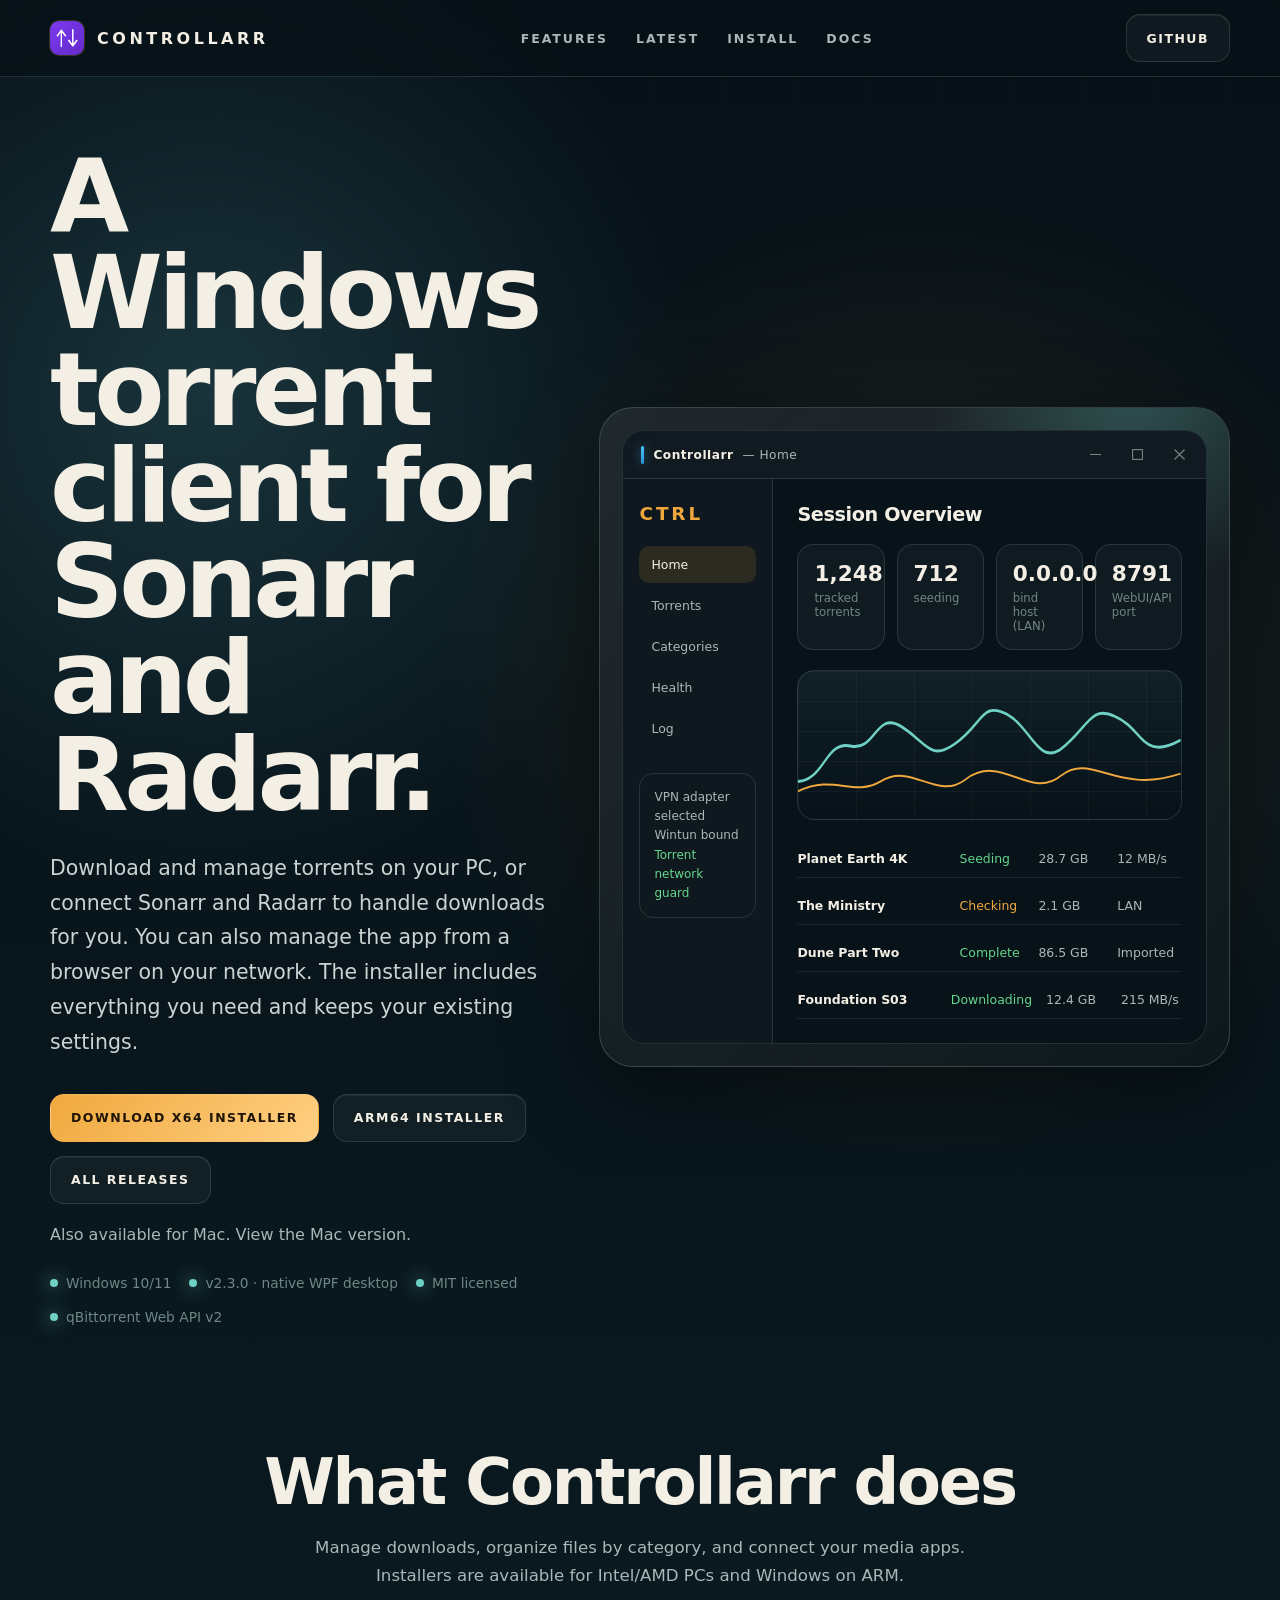
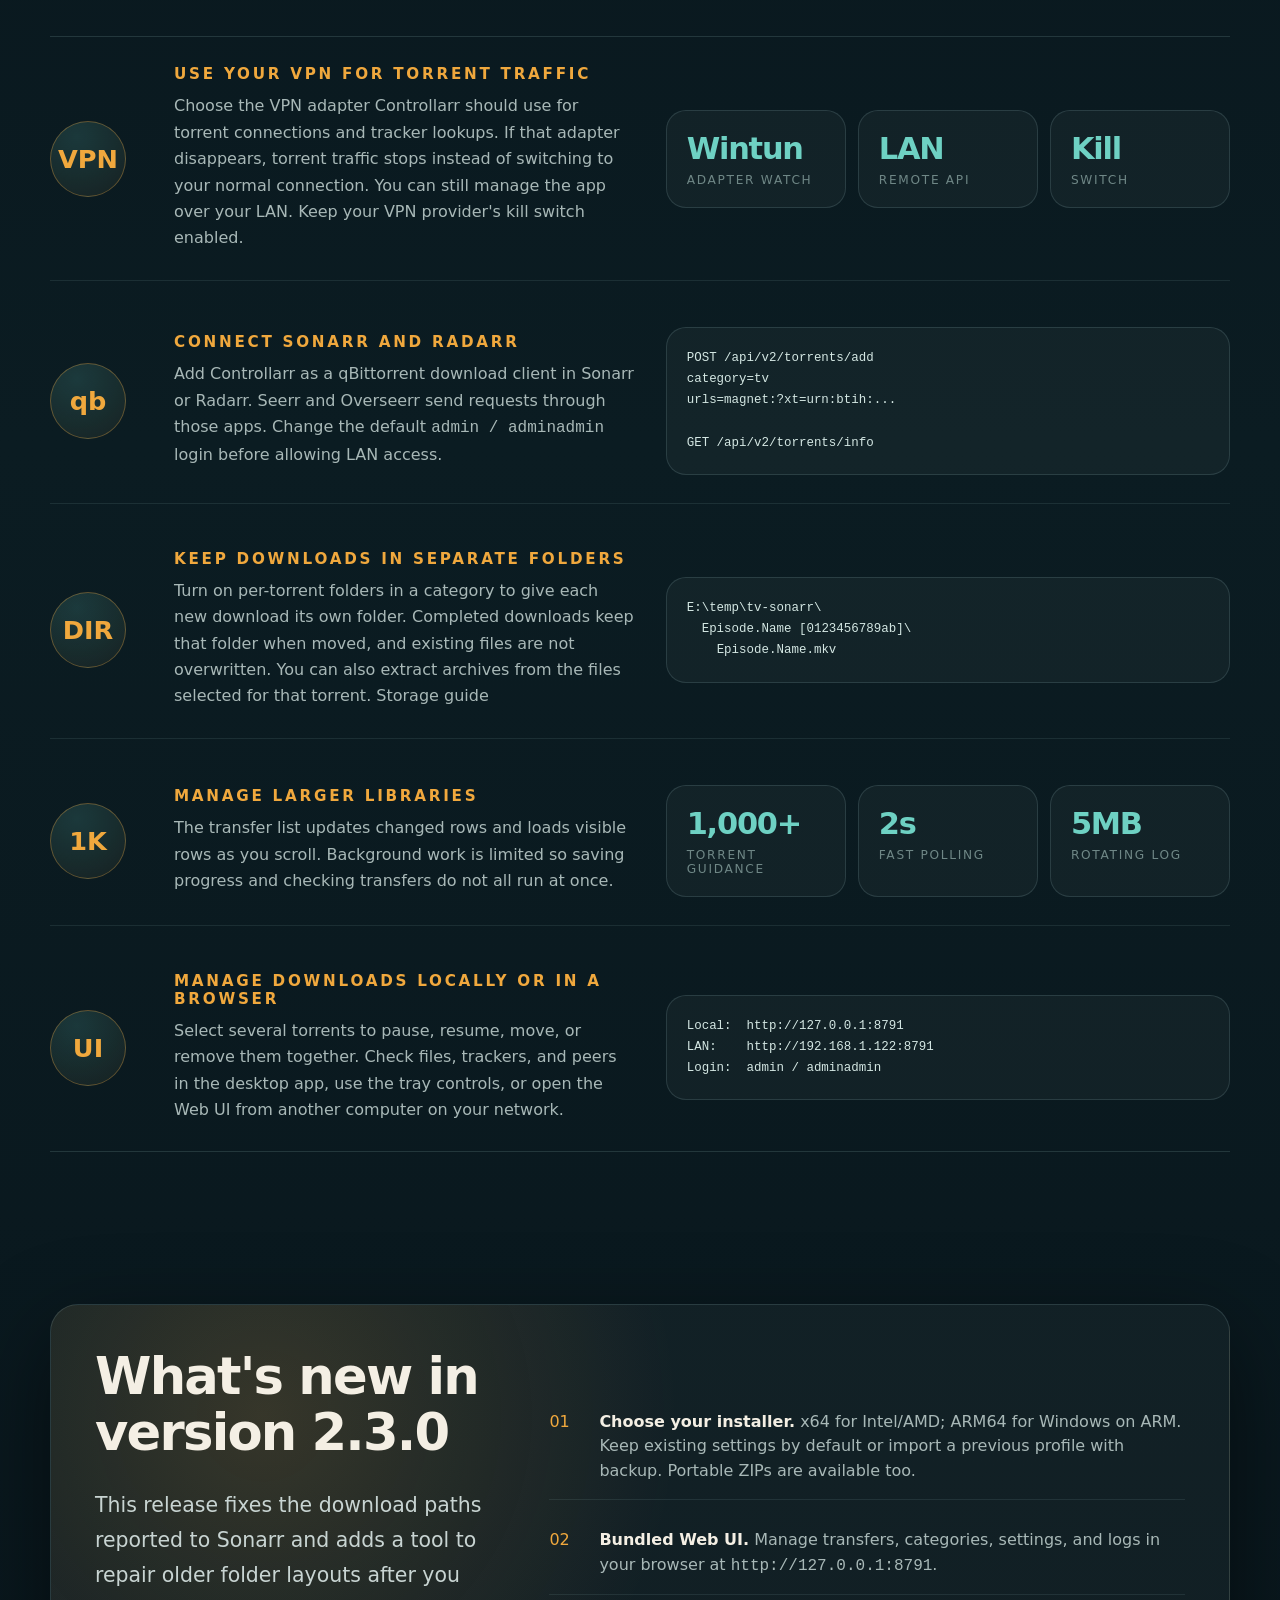
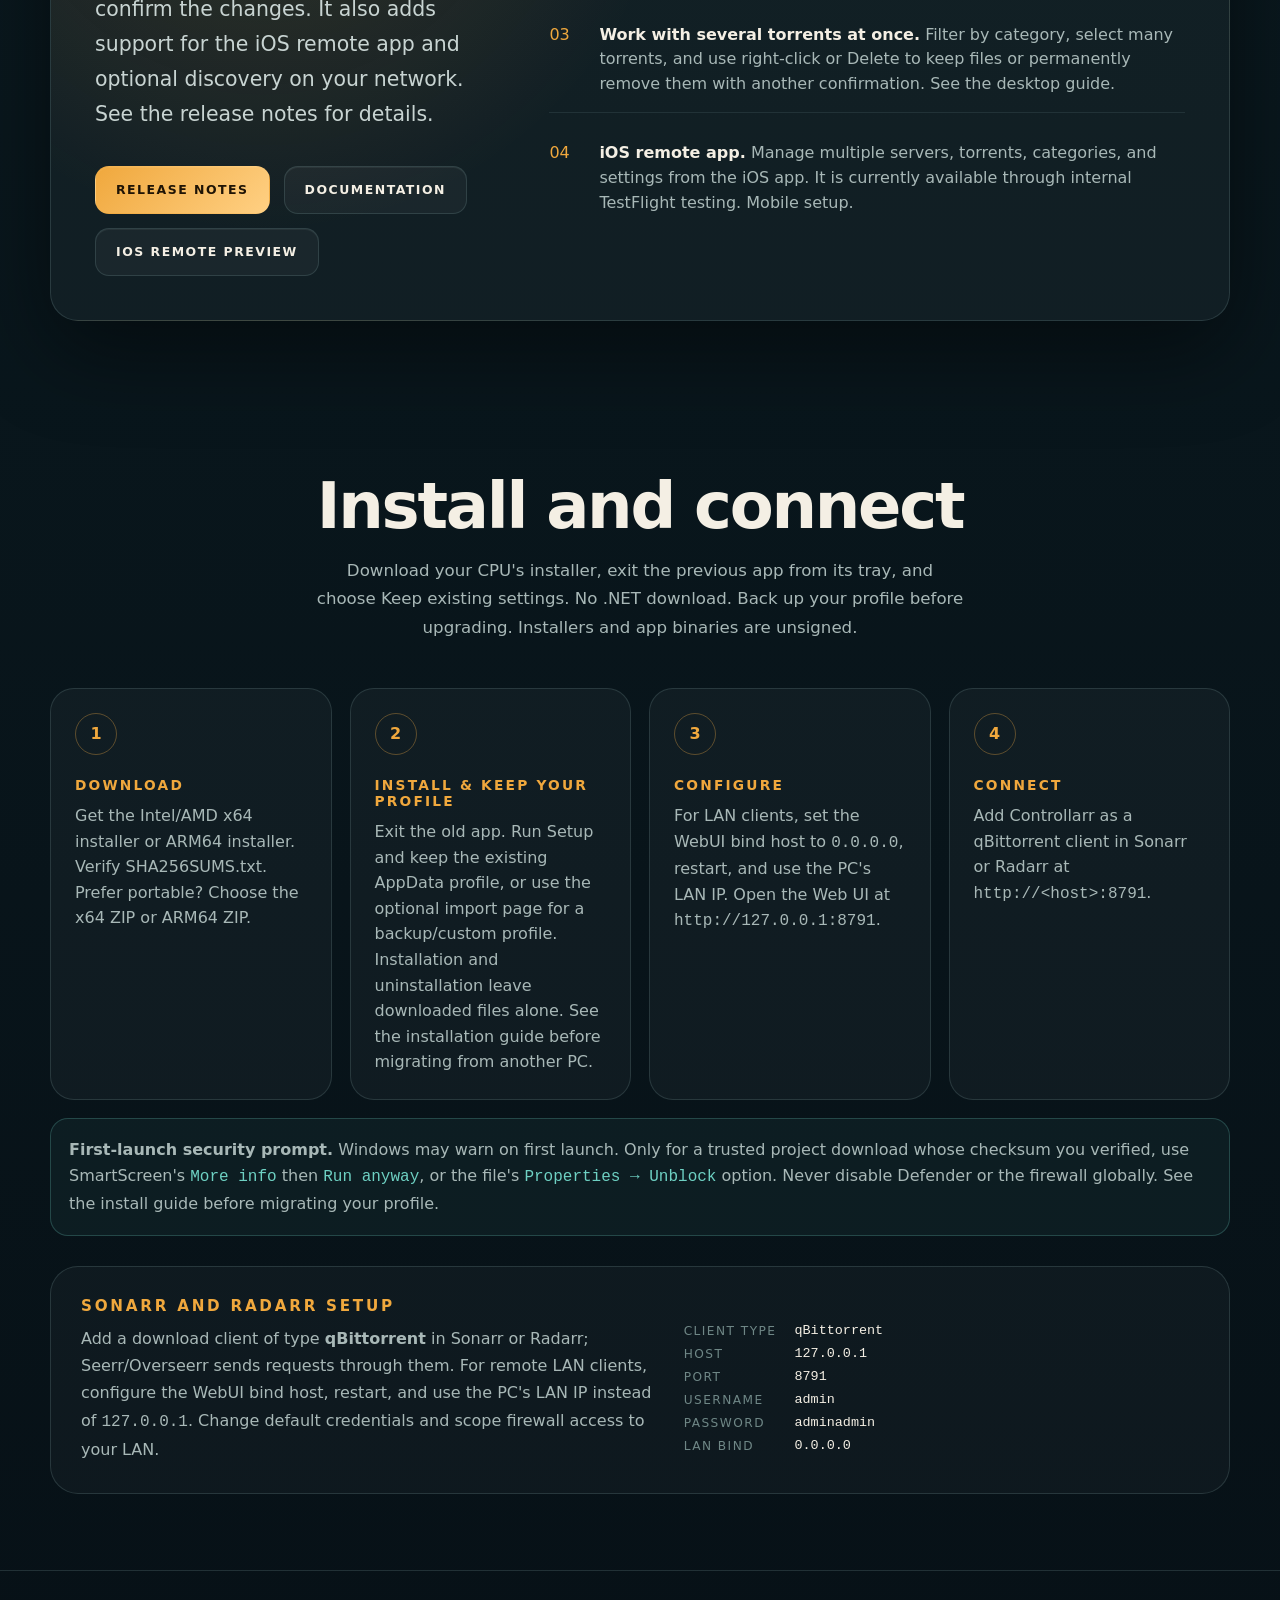
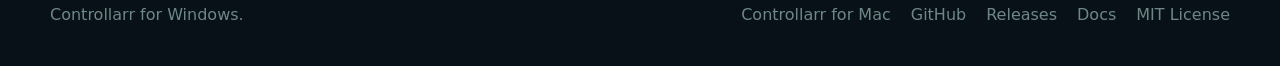
<file: docs/index.html>
<!doctype html>
<html lang="en">
<head>
  <meta charset="utf-8">
  <meta name="viewport" content="width=device-width, initial-scale=1">
  <meta name="description" content="A Windows torrent client with Sonarr and Radarr support, VPN adapter settings, per-torrent folders, and browser access. Download x64 or ARM64 installers.">
  <meta name="theme-color" content="#071117">
  <meta property="og:title" content="Controllarr for Windows">
  <meta property="og:description" content="Windows-native torrent control for your *arr stack.">
  <meta property="og:type" content="website">
  <meta property="og:image" content="assets/icon-256.png">
  <title>Controllarr for Windows - torrent client for Sonarr and Radarr</title>
  <link rel="icon" href="assets/icon-256.png">
  <style>
    :root {
      color-scheme: dark;
      --bg: #071117;
      --panel: rgba(14, 30, 38, 0.78);
      --line: rgba(151, 190, 189, 0.18);
      --line-strong: rgba(239, 169, 67, 0.34);
      --text: #f4efe4;
      --muted: #a8b8b7;
      --soft: #6f8786;
      --amber: #f0a83d;
      --amber-2: #ffd083;
      --aqua: #6ed1c3;
      --green: #65d58c;
      --win-blue: #4cc2ff;
      --shadow: 0 28px 90px rgba(0, 0, 0, 0.48);
      --radius: 28px;
      --sans: "Segoe UI", system-ui, sans-serif;
      --serif: Georgia, "Segoe UI", system-ui, serif;
      --mono: Consolas, "Cascadia Code", "Courier New", monospace;
    }

    * { box-sizing: border-box; }
    html { scroll-behavior: smooth; }
    body {
      margin: 0;
      min-width: 320px;
      color: var(--text);
      font-family: var(--sans);
      background:
        radial-gradient(circle at 16% 8%, rgba(64, 122, 132, 0.32), transparent 31rem),
        radial-gradient(circle at 72% 14%, rgba(240, 168, 61, 0.14), transparent 30rem),
        linear-gradient(180deg, #061017 0%, #0b1c22 42%, #071117 100%);
      overflow-x: hidden;
    }

    body::before {
      content: "";
      position: fixed;
      inset: 0;
      pointer-events: none;
      opacity: 0.42;
      background-image:
        linear-gradient(rgba(255,255,255,0.035) 1px, transparent 1px),
        linear-gradient(90deg, rgba(255,255,255,0.026) 1px, transparent 1px);
      background-size: 72px 72px;
      mask-image: linear-gradient(to bottom, #000 0%, transparent 78%);
    }

    a { color: inherit; text-decoration: none; }
    .shell { width: min(1180px, calc(100% - 40px)); margin: 0 auto; }
    .nav {
      position: sticky;
      top: 0;
      z-index: 20;
      border-bottom: 1px solid var(--line);
      background: rgba(7, 17, 23, 0.72);
      backdrop-filter: blur(18px);
    }
    .nav-inner { display: flex; align-items: center; justify-content: space-between; min-height: 76px; gap: 24px; }
    .brand { display: flex; align-items: center; gap: 13px; font-weight: 700; letter-spacing: 0.22em; text-transform: uppercase; }
    .brand img { width: 34px; height: 34px; border-radius: 9px; box-shadow: 0 0 0 1px rgba(240, 168, 61, 0.22); }
    .nav-links { display: flex; align-items: center; gap: 28px; color: var(--muted); font-size: 0.78rem; font-weight: 700; letter-spacing: 0.16em; text-transform: uppercase; }
    .button {
      display: inline-flex;
      align-items: center;
      justify-content: center;
      gap: 10px;
      min-height: 48px;
      padding: 0 20px;
      border: 1px solid var(--line-strong);
      border-radius: 14px;
      background: rgba(240, 168, 61, 0.1);
      color: var(--amber-2);
      font-size: 0.78rem;
      font-weight: 800;
      letter-spacing: 0.12em;
      text-transform: uppercase;
      box-shadow: inset 0 1px 0 rgba(255,255,255,0.06);
      transition: transform 180ms ease, border-color 180ms ease, background 180ms ease;
    }
    .button:hover { transform: translateY(-2px); border-color: rgba(240, 168, 61, 0.75); background: rgba(240, 168, 61, 0.16); }
    .button.primary { background: linear-gradient(135deg, #f0a83d, #ffd083); color: #1f1405; border-color: transparent; }
    .button.quiet { color: var(--text); background: rgba(255,255,255,0.04); border-color: var(--line); }

    .hero { position: relative; padding: 72px 0 48px; }
    .hero-grid { display: grid; grid-template-columns: minmax(0, 0.88fr) minmax(460px, 1.12fr); gap: 54px; align-items: center; }
    h1 { margin: 0; max-width: 760px; font-family: var(--serif); font-size: clamp(3.1rem, 8vw, 6.7rem); line-height: 0.94; letter-spacing: -0.045em; }
    .arr { color: var(--amber); font-family: var(--sans); letter-spacing: -0.02em; }
    .lead { margin: 28px 0 0; max-width: 560px; color: #c8d4d2; font-size: clamp(1.05rem, 1.8vw, 1.28rem); line-height: 1.7; }
    .actions { display: flex; flex-wrap: wrap; gap: 14px; margin: 34px 0 0; }
    .platform-link { margin: 18px 0 0; color: var(--muted); line-height: 1.6; }
    .proof { display: flex; flex-wrap: wrap; gap: 18px; margin-top: 28px; color: var(--soft); font-size: 0.86rem; }
    .proof span { display: inline-flex; align-items: center; gap: 8px; }
    .dot { width: 8px; height: 8px; border-radius: 99px; background: var(--aqua); box-shadow: 0 0 18px var(--aqua); }

    .mockup {
      position: relative;
      min-height: 520px;
      padding: 22px;
      border: 1px solid rgba(151, 190, 189, 0.24);
      border-radius: 34px;
      background: linear-gradient(135deg, rgba(255,255,255,0.09), rgba(255,255,255,0.025)), rgba(7, 17, 23, 0.72);
      box-shadow: var(--shadow);
      overflow: hidden;
    }
    .mockup::before { content: ""; position: absolute; inset: -35% -18% auto auto; width: 420px; height: 420px; border-radius: 50%; background: radial-gradient(circle, rgba(110, 209, 195, 0.28), transparent 68%); }
    .window { position: relative; border-radius: 22px; border: 1px solid rgba(151, 190, 189, 0.18); background: #081219; overflow: hidden; }
    /* Windows-style title bar: subtle accent strip + caption controls (minimize / restore / close) */
    .titlebar { display: flex; align-items: center; gap: 10px; height: 48px; padding: 0 6px 0 18px; border-bottom: 1px solid var(--line); background: rgba(255,255,255,0.035); }
    .titlebar .title { display: flex; align-items: center; gap: 9px; font-size: 0.76rem; color: var(--muted); letter-spacing: 0.04em; }
    .titlebar .title b { color: var(--text); font-weight: 650; }
    .titlebar .accent { width: 3px; height: 18px; border-radius: 2px; background: linear-gradient(180deg, var(--win-blue), #2a8fd6); box-shadow: 0 0 10px rgba(76, 194, 255, 0.5); }
    .caption { margin-left: auto; display: flex; align-items: stretch; height: 100%; }
    .caption button { width: 42px; height: 100%; border: 0; background: transparent; color: var(--soft); display: grid; place-items: center; cursor: default; transition: background 140ms ease, color 140ms ease; }
    .caption svg { width: 11px; height: 11px; }
    .caption button:hover { background: rgba(255,255,255,0.07); color: var(--text); }
    .caption button.close:hover { background: #c42b1c; color: #fff; }
    .dashboard { display: grid; grid-template-columns: 150px minmax(0, 1fr); min-height: 430px; }
    .sidebar { padding: 24px 16px; border-right: 1px solid var(--line); background: rgba(255,255,255,0.025); }
    .side-logo { color: var(--amber); font-size: 1.15rem; font-weight: 900; letter-spacing: 0.16em; margin-bottom: 22px; }
    .side-item { display: block; padding: 11px 12px; margin: 4px 0; border-radius: 10px; color: var(--muted); font-size: 0.78rem; }
    .side-item.active { color: var(--text); background: rgba(240, 168, 61, 0.13); }
    .status-card { margin-top: 26px; padding: 14px; border: 1px solid var(--line); border-radius: 14px; color: var(--muted); font-size: 0.75rem; line-height: 1.6; }
    .main-panel { padding: 24px; }
    .main-panel h2 { margin: 0 0 18px; font-size: 1.2rem; letter-spacing: -0.02em; }
    .metric-grid { display: grid; grid-template-columns: repeat(4, minmax(0, 1fr)); gap: 12px; }
    .metric { padding: 16px; border: 1px solid var(--line); border-radius: 16px; background: rgba(255,255,255,0.035); }
    .metric strong { display: block; font-size: 1.35rem; color: var(--text); }
    .metric span { display: block; margin-top: 5px; color: var(--soft); font-size: 0.73rem; }
    .chart { height: 150px; margin: 20px 0; border: 1px solid var(--line); border-radius: 18px; background: linear-gradient(rgba(255,255,255,0.04) 1px, transparent 1px), linear-gradient(90deg, rgba(255,255,255,0.035) 1px, transparent 1px), linear-gradient(180deg, rgba(110, 209, 195, 0.08), transparent); background-size: 100% 30px, 58px 100%, auto; position: relative; overflow: hidden; }
    .chart svg { position: absolute; inset: 0; width: 100%; height: 100%; }
    .rows { display: grid; gap: 9px; }
    .row { display: grid; grid-template-columns: 1.6fr 0.7fr 0.7fr 0.7fr; gap: 14px; padding: 11px 0; border-bottom: 1px solid rgba(151, 190, 189, 0.12); color: var(--muted); font-size: 0.78rem; }
    .row b { color: var(--text); font-weight: 650; }
    .green { color: var(--green); }
    .amber { color: var(--amber); }

    section { padding: 76px 0; }
    .section-title { max-width: 760px; margin: 0 auto 46px; text-align: center; }
    .section-title h2 { margin: 0; font-family: var(--serif); font-size: clamp(2.2rem, 5vw, 4rem); line-height: 1.04; letter-spacing: -0.035em; }
    .section-title p { margin: 18px auto 0; max-width: 650px; color: var(--muted); font-size: 1.04rem; line-height: 1.7; }
    .feature-rail { display: grid; gap: 18px; border-top: 1px solid var(--line); border-bottom: 1px solid var(--line); }
    .feature { display: grid; grid-template-columns: 94px minmax(0, 0.9fr) minmax(280px, 1.1fr); gap: 30px; align-items: center; padding: 28px 0; border-bottom: 1px solid rgba(151, 190, 189, 0.12); }
    .feature:last-child { border-bottom: 0; }
    .icon-orb { display: grid; place-items: center; width: 76px; height: 76px; border: 1px solid var(--line-strong); border-radius: 50%; color: var(--amber); font-size: 1.6rem; font-weight: 900; background: radial-gradient(circle at 35% 20%, rgba(110, 209, 195, 0.17), rgba(240, 168, 61, 0.05)); }
    .feature h3 { margin: 0; color: var(--amber); font-size: 0.95rem; letter-spacing: 0.18em; text-transform: uppercase; }
    .feature p { margin: 10px 0 0; color: var(--muted); line-height: 1.65; }
    .code-card, .signal-card { border: 1px solid var(--line); border-radius: 20px; background: rgba(255,255,255,0.035); padding: 20px; overflow: hidden; }
    code, pre { font-family: var(--mono); }
    pre { margin: 0; color: #d4e7e3; font-size: 0.78rem; line-height: 1.7; white-space: pre-wrap; }
    .signal-grid { display: grid; grid-template-columns: repeat(3, 1fr); gap: 12px; }
    .signal-card strong { display: block; color: var(--aqua); font-size: 1.9rem; letter-spacing: -0.04em; }
    .signal-card span { display: block; margin-top: 7px; color: var(--soft); font-size: 0.76rem; letter-spacing: 0.14em; text-transform: uppercase; }
    .release-band { display: grid; grid-template-columns: minmax(0, 0.78fr) minmax(320px, 1.22fr); gap: 48px; align-items: center; padding: 44px; border: 1px solid var(--line); border-radius: var(--radius); background: radial-gradient(circle at 18% 18%, rgba(240, 168, 61, 0.16), transparent 26rem), rgba(255,255,255,0.035); box-shadow: var(--shadow); }
    .release-band h2 { margin: 0; font-family: var(--serif); font-size: clamp(2rem, 4vw, 3.5rem); line-height: 1.08; letter-spacing: -0.035em; }
    .release-list { display: grid; gap: 13px; margin: 0; padding: 0; list-style: none; }
    .release-list li { display: grid; grid-template-columns: 36px 1fr; gap: 14px; padding: 15px 0; border-bottom: 1px solid rgba(151, 190, 189, 0.12); color: var(--muted); line-height: 1.55; }
    .release-list li:last-child { border-bottom: 0; }
    .release-list b { color: var(--text); }
    .steps { display: grid; grid-template-columns: repeat(4, 1fr); gap: 18px; }
    .step { min-height: 210px; padding: 24px; border: 1px solid var(--line); border-radius: 24px; background: rgba(255,255,255,0.035); }
    .step-num { display: grid; place-items: center; width: 42px; height: 42px; border: 1px solid var(--line-strong); border-radius: 50%; color: var(--amber); font-weight: 900; }
    .step h3 { margin: 22px 0 10px; color: var(--amber); font-size: 0.86rem; letter-spacing: 0.16em; text-transform: uppercase; }
    .step p { margin: 0; color: var(--muted); line-height: 1.6; }
    .install-note { margin-top: 18px; padding: 18px; border: 1px solid rgba(110, 209, 195, 0.24); border-radius: 18px; color: var(--muted); background: rgba(110, 209, 195, 0.055); line-height: 1.65; }
    .install-note code { color: var(--aqua); }
    .connect-band { margin-top: 30px; display: grid; grid-template-columns: minmax(0, 1fr) minmax(280px, 0.9fr); gap: 30px; align-items: center; padding: 30px; border: 1px solid var(--line); border-radius: var(--radius); background: rgba(255,255,255,0.03); }
    .connect-band h3 { margin: 0 0 10px; color: var(--amber); font-size: 0.95rem; letter-spacing: 0.18em; text-transform: uppercase; }
    .connect-band p { margin: 0; color: var(--muted); line-height: 1.7; }
    .connect-band dl { display: grid; grid-template-columns: auto 1fr; gap: 8px 18px; margin: 16px 0 0; }
    .connect-band dt { color: var(--soft); font-size: 0.76rem; letter-spacing: 0.12em; text-transform: uppercase; align-self: center; }
    .connect-band dd { margin: 0; color: var(--text); font-family: var(--mono); font-size: 0.84rem; }
    footer { padding: 34px 0 42px; border-top: 1px solid var(--line); color: var(--soft); }
    .footer-inner { display: flex; align-items: center; justify-content: space-between; gap: 20px; }
    .footer-links { display: flex; gap: 20px; flex-wrap: wrap; }
    .footer-links a, .nav-links a { transition: color 180ms ease; }
    .footer-links a:hover, .nav-links a:hover { color: var(--amber-2); }

    @media (max-width: 980px) {
      .hero-grid, .release-band, .connect-band { grid-template-columns: 1fr; }
      .hero { padding-top: 46px; }
      .mockup { min-height: auto; }
      .feature { grid-template-columns: 76px 1fr; }
      .feature > :last-child { grid-column: 2; }
      .steps { grid-template-columns: repeat(2, 1fr); }
      .nav-links { display: none; }
    }
    @media (max-width: 700px) {
      .shell { width: min(100% - 26px, 1180px); }
      .nav-inner { min-height: 66px; }
      .brand { letter-spacing: 0.14em; font-size: 0.88rem; }
      .hero { padding-bottom: 24px; }
      .dashboard { grid-template-columns: 1fr; }
      .sidebar { display: none; }
      .metric-grid, .signal-grid, .steps { grid-template-columns: 1fr; }
      .feature { grid-template-columns: 1fr; gap: 16px; }
      .feature > :last-child { grid-column: auto; }
      .release-band, .connect-band { padding: 26px; }
      .footer-inner { align-items: flex-start; flex-direction: column; }
      .row { grid-template-columns: 1fr 0.7fr; }
      .row span:nth-child(3), .row span:nth-child(4) { display: none; }
    }
  </style>
</head>
<body>
  <nav class="nav">
    <div class="shell nav-inner">
      <a class="brand" href="#top" aria-label="Controllarr for Windows home">
        <img src="assets/icon-256.png" alt="">
        <span>Controllarr</span>
      </a>
      <div class="nav-links" aria-label="Primary navigation">
        <a href="#features">Features</a>
        <a href="#release">Latest</a>
        <a href="#install">Install</a>
        <a href="https://github.com/eMacTh3Creator/Controllarr-Windows/blob/master/docs/README.md">Docs</a>
      </div>
      <a class="button quiet" href="https://github.com/eMacTh3Creator/Controllarr-Windows">GitHub</a>
    </div>
  </nav>

  <main id="top">
    <section class="hero">
      <div class="shell hero-grid">
        <div>
          <h1>A Windows torrent client for Sonarr and Radarr.</h1>
          <p class="lead">Download and manage torrents on your PC, or connect Sonarr and Radarr to handle downloads for you. You can also manage the app from a browser on your network. The installer includes everything you need and keeps your existing settings.</p>
          <div class="actions">
            <a class="button primary" data-format="setup" data-dl="win-x64" href="https://github.com/eMacTh3Creator/Controllarr-Windows/releases/download/v2.3.0/Controllarr-2.3.0-win-x64-Setup.exe">Download x64 installer</a>
            <a class="button quiet" data-format="setup" data-dl="win-arm64" href="https://github.com/eMacTh3Creator/Controllarr-Windows/releases/download/v2.3.0/Controllarr-2.3.0-win-arm64-Setup.exe">ARM64 installer</a>
            <a class="button quiet" href="https://github.com/eMacTh3Creator/Controllarr-Windows/releases/latest">All releases</a>
          </div>
          <p class="platform-link">Also available for Mac. <a href="https://emacth3creator.github.io/Controllarr/">View the Mac version</a>.</p>
          <div class="proof" aria-label="Project highlights">
            <span><i class="dot"></i>Windows 10/11</span>
            <span><i class="dot"></i>v2.3.0 &middot; native WPF desktop</span>
            <span><i class="dot"></i>MIT licensed</span>
            <span><i class="dot"></i>qBittorrent Web API v2</span>
          </div>
        </div>

        <div class="mockup" aria-label="Illustrative dashboard, not a throughput benchmark">
          <div class="window">
            <div class="titlebar">
              <span class="title"><i class="accent"></i><b>Controllarr</b> &mdash; Home</span>
              <div class="caption" aria-hidden="true">
                <button aria-label="Minimize"><svg viewBox="0 0 11 11"><path d="M0 5.5 H11" stroke="currentColor" stroke-width="1.1" fill="none"/></svg></button>
                <button aria-label="Restore"><svg viewBox="0 0 11 11"><rect x="0.6" y="0.6" width="9.8" height="9.8" stroke="currentColor" stroke-width="1.1" fill="none"/></svg></button>
                <button class="close" aria-label="Close"><svg viewBox="0 0 11 11"><path d="M0.5 0.5 L10.5 10.5 M10.5 0.5 L0.5 10.5" stroke="currentColor" stroke-width="1.1" fill="none"/></svg></button>
              </div>
            </div>
            <div class="dashboard">
              <aside class="sidebar">
                <div class="side-logo">CTRL</div>
                <span class="side-item active">Home</span>
                <span class="side-item">Torrents</span>
                <span class="side-item">Categories</span>
                <span class="side-item">Health</span>
                <span class="side-item">Log</span>
                <div class="status-card">VPN adapter selected<br>Wintun bound<br><span class="green">Torrent network guard</span></div>
              </aside>
              <div class="main-panel">
                <h2>Session Overview</h2>
                <div class="metric-grid">
                  <div class="metric"><strong>1,248</strong><span>tracked torrents</span></div>
                  <div class="metric"><strong>712</strong><span>seeding</span></div>
                  <div class="metric"><strong>0.0.0.0</strong><span>bind host (LAN)</span></div>
                  <div class="metric"><strong>8791</strong><span>WebUI/API port</span></div>
                </div>
                <div class="chart" aria-hidden="true">
                  <svg viewBox="0 0 640 150" preserveAspectRatio="none">
                    <path d="M0 112 C45 110 46 70 88 76 C130 82 130 40 172 56 C215 72 220 92 262 74 C310 54 306 30 350 44 C390 58 402 94 438 80 C486 58 488 34 530 46 C578 58 574 92 640 70" fill="none" stroke="#6ed1c3" stroke-width="3"/>
                    <path d="M0 122 C60 104 92 128 138 112 C190 92 232 132 280 110 C340 82 388 132 440 106 C492 82 532 126 640 104" fill="none" stroke="#f0a83d" stroke-width="2"/>
                  </svg>
                </div>
                <div class="rows">
                  <div class="row"><b>Planet Earth 4K</b><span class="green">Seeding</span><span>28.7 GB</span><span>12 MB/s</span></div>
                  <div class="row"><b>The Ministry</b><span class="amber">Checking</span><span>2.1 GB</span><span>LAN</span></div>
                  <div class="row"><b>Dune Part Two</b><span class="green">Complete</span><span>86.5 GB</span><span>Imported</span></div>
                  <div class="row"><b>Foundation S03</b><span class="green">Downloading</span><span>12.4 GB</span><span>215 MB/s</span></div>
                </div>
              </div>
            </div>
          </div>
        </div>
      </div>
    </section>

    <section id="features">
      <div class="shell">
        <div class="section-title">
          <h2>What Controllarr does</h2>
          <p>Manage downloads, organize files by category, and connect your media apps. Installers are available for Intel/AMD PCs and Windows on ARM.</p>
        </div>

        <div class="feature-rail">
          <article class="feature">
            <div class="icon-orb">VPN</div>
            <div>
              <h3>Use your VPN for torrent traffic</h3>
              <p>Choose the VPN adapter Controllarr should use for torrent connections and tracker lookups. If that adapter disappears, torrent traffic stops instead of switching to your normal connection. You can still manage the app over your LAN. Keep your VPN provider's kill switch enabled.</p>
            </div>
            <div class="signal-grid">
              <div class="signal-card"><strong>Wintun</strong><span>adapter watch</span></div>
              <div class="signal-card"><strong>LAN</strong><span>remote API</span></div>
              <div class="signal-card"><strong>Kill</strong><span>switch</span></div>
            </div>
          </article>

          <article class="feature">
            <div class="icon-orb">qb</div>
            <div>
              <h3>Connect Sonarr and Radarr</h3>
              <p>Add Controllarr as a qBittorrent download client in Sonarr or Radarr. Seerr and Overseerr send requests through those apps. Change the default <code>admin / adminadmin</code> login before allowing LAN access.</p>
            </div>
            <div class="code-card">
<pre>POST /api/v2/torrents/add
category=tv
urls=magnet:?xt=urn:btih:...

GET /api/v2/torrents/info</pre>
            </div>
          </article>

          <article class="feature">
            <div class="icon-orb">DIR</div>
            <div>
              <h3>Keep downloads in separate folders</h3>
              <p>Turn on per-torrent folders in a category to give each new download its own folder. Completed downloads keep that folder when moved, and existing files are not overwritten. You can also extract archives from the files selected for that torrent. <a href="https://github.com/eMacTh3Creator/Controllarr-Windows/blob/master/docs/STORAGE.md">Storage guide</a></p>
            </div>
            <div class="code-card">
<pre>E:\temp\tv-sonarr\
  Episode.Name [0123456789ab]\
    Episode.Name.mkv</pre>
            </div>
          </article>

          <article class="feature">
            <div class="icon-orb">1K</div>
            <div>
              <h3>Manage larger libraries</h3>
              <p>The transfer list updates changed rows and loads visible rows as you scroll. Background work is limited so saving progress and checking transfers do not all run at once.</p>
            </div>
            <div class="signal-grid">
              <div class="signal-card"><strong>1,000+</strong><span>torrent guidance</span></div>
              <div class="signal-card"><strong>2s</strong><span>fast polling</span></div>
              <div class="signal-card"><strong>5MB</strong><span>rotating log</span></div>
            </div>
          </article>

          <article class="feature">
            <div class="icon-orb">UI</div>
            <div>
              <h3>Manage downloads locally or in a browser</h3>
              <p>Select several torrents to pause, resume, move, or remove them together. Check files, trackers, and peers in the desktop app, use the tray controls, or open the Web UI from another computer on your network.</p>
            </div>
            <div class="code-card">
<pre>Local:  http://127.0.0.1:8791
LAN:    http://192.168.1.122:8791
Login:  admin / adminadmin</pre>
            </div>
          </article>
        </div>
      </div>
    </section>

    <section id="release">
      <div class="shell">
        <div class="release-band">
          <div>
            <h2>What's new in version 2.3.0</h2>
            <p class="lead">This release fixes the download paths reported to Sonarr and adds a tool to repair older folder layouts after you confirm the changes. It also adds support for the iOS remote app and optional discovery on your network. See the release notes for details.</p>
            <div class="actions">
              <a class="button primary" href="https://github.com/eMacTh3Creator/Controllarr-Windows/releases/tag/v2.3.0">Release notes</a>
              <a class="button quiet" href="https://github.com/eMacTh3Creator/Controllarr-Windows/blob/master/docs/README.md">Documentation</a>
              <a class="button quiet" href="https://github.com/eMacTh3Creator/Controllarr/tree/main/iOS">iOS remote preview</a>
            </div>
          </div>
          <ul class="release-list">
            <li><span class="amber">01</span><span><b>Choose your installer.</b> x64 for Intel/AMD; ARM64 for Windows on ARM. Keep existing settings by default or import a previous profile with backup. Portable ZIPs are available too.</span></li>
            <li><span class="amber">02</span><span><b>Bundled Web UI.</b> Manage transfers, categories, settings, and logs in your browser at <code>http://127.0.0.1:8791</code>.</span></li>
            <li><span class="amber">03</span><span><b>Work with several torrents at once.</b> Filter by category, select many torrents, and use right-click or Delete to keep files or permanently remove them with another confirmation. See the <a href="https://github.com/eMacTh3Creator/Controllarr-Windows/blob/master/docs/DESKTOP.md">desktop guide</a>.</span></li>
            <li><span class="amber">04</span><span><b>iOS remote app.</b> Manage multiple servers, torrents, categories, and settings from the iOS app. It is currently available through internal TestFlight testing. <a href="https://github.com/eMacTh3Creator/Controllarr-Windows/blob/master/docs/MOBILE.md">Mobile setup.</a></span></li>
          </ul>
        </div>
      </div>
    </section>

    <section id="install">
      <div class="shell">
        <div class="section-title">
          <h2>Install and connect</h2>
          <p>Download your CPU's installer, exit the previous app from its tray, and choose Keep existing settings. No .NET download. Back up your profile before upgrading. Installers and app binaries are unsigned.</p>
        </div>
        <div class="steps">
          <article class="step">
            <div class="step-num">1</div>
            <h3>Download</h3>
            <p>Get the <a data-format="setup" data-dl="win-x64" href="https://github.com/eMacTh3Creator/Controllarr-Windows/releases/download/v2.3.0/Controllarr-2.3.0-win-x64-Setup.exe">Intel/AMD x64 installer</a> or <a data-format="setup" data-dl="win-arm64" href="https://github.com/eMacTh3Creator/Controllarr-Windows/releases/download/v2.3.0/Controllarr-2.3.0-win-arm64-Setup.exe">ARM64 installer</a>. Verify <a href="https://github.com/eMacTh3Creator/Controllarr-Windows/releases/download/v2.3.0/SHA256SUMS.txt">SHA256SUMS.txt</a>. Prefer portable? Choose the <a data-format="zip" data-dl="win-x64" href="https://github.com/eMacTh3Creator/Controllarr-Windows/releases/download/v2.3.0/Controllarr-2.3.0-win-x64.zip">x64 ZIP</a> or <a data-format="zip" data-dl="win-arm64" href="https://github.com/eMacTh3Creator/Controllarr-Windows/releases/download/v2.3.0/Controllarr-2.3.0-win-arm64.zip">ARM64 ZIP</a>.</p>
          </article>
          <article class="step">
            <div class="step-num">2</div>
            <h3>Install &amp; keep your profile</h3>
            <p>Exit the old app. Run Setup and keep the existing AppData profile, or use the optional import page for a backup/custom profile. Installation and uninstallation leave downloaded files alone. See the installation guide before migrating from another PC.</p>
          </article>
          <article class="step">
            <div class="step-num">3</div>
            <h3>Configure</h3>
            <p>For LAN clients, set the WebUI bind host to <code>0.0.0.0</code>, restart, and use the PC's LAN IP. Open the Web UI at <code>http://127.0.0.1:8791</code>.</p>
          </article>
          <article class="step">
            <div class="step-num">4</div>
            <h3>Connect</h3>
            <p>Add Controllarr as a qBittorrent client in Sonarr or Radarr at <code>http://&lt;host&gt;:8791</code>.</p>
          </article>
        </div>

        <div class="install-note">
          <b>First-launch security prompt.</b> Windows may warn on first launch. Only for a trusted project download whose checksum you verified, use SmartScreen's <code>More info</code> then <code>Run anyway</code>, or the file's <code>Properties &rarr; Unblock</code> option. Never disable Defender or the firewall globally. See the <a href="https://github.com/eMacTh3Creator/Controllarr-Windows/blob/master/docs/INSTALL.md">install guide</a> before migrating your profile.
        </div>

        <div class="connect-band">
          <div>
            <h3>Sonarr and Radarr setup</h3>
            <p>Add a download client of type <b>qBittorrent</b> in Sonarr or Radarr; Seerr/Overseerr sends requests through them. For remote LAN clients, configure the WebUI bind host, restart, and use the PC's LAN IP instead of <code>127.0.0.1</code>. Change default credentials and scope firewall access to your LAN.</p>
          </div>
          <dl>
            <dt>Client type</dt><dd>qBittorrent</dd>
            <dt>Host</dt><dd>127.0.0.1</dd>
            <dt>Port</dt><dd>8791</dd>
            <dt>Username</dt><dd>admin</dd>
            <dt>Password</dt><dd>adminadmin</dd>
            <dt>LAN bind</dt><dd>0.0.0.0</dd>
          </dl>
        </div>
      </div>
    </section>
  </main>

  <footer>
    <div class="shell footer-inner">
      <div>Controllarr for Windows.</div>
      <div class="footer-links">
        <a href="https://emacth3creator.github.io/Controllarr/">Controllarr for Mac</a>
        <a href="https://github.com/eMacTh3Creator/Controllarr-Windows">GitHub</a>
        <a href="https://github.com/eMacTh3Creator/Controllarr-Windows/releases/latest">Releases</a>
        <a href="https://github.com/eMacTh3Creator/Controllarr-Windows/blob/master/docs/README.md">Docs</a>
        <a href="https://github.com/eMacTh3Creator/Controllarr-Windows/blob/master/LICENSE">MIT License</a>
      </div>
    </div>
  </footer>

  <script src="assets/downloads.js" defer></script>
</body>
</html>
</file>
